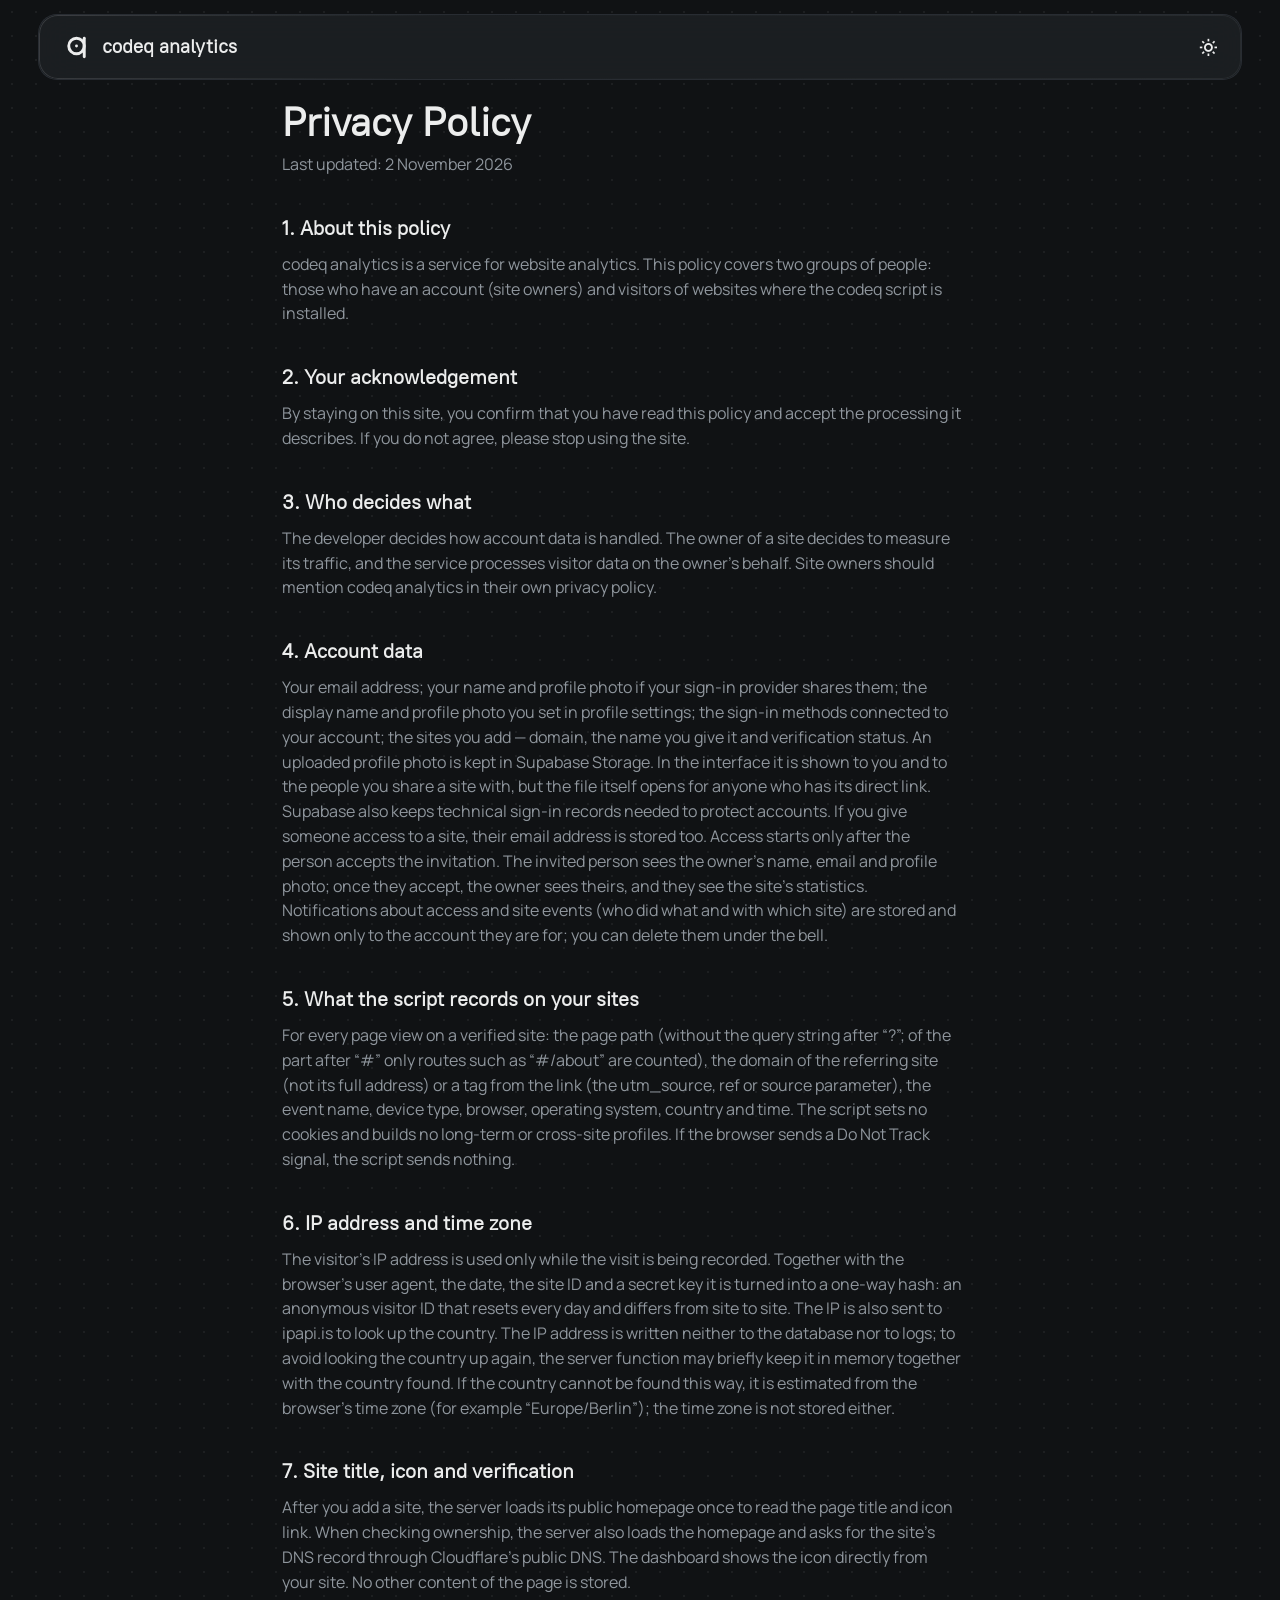
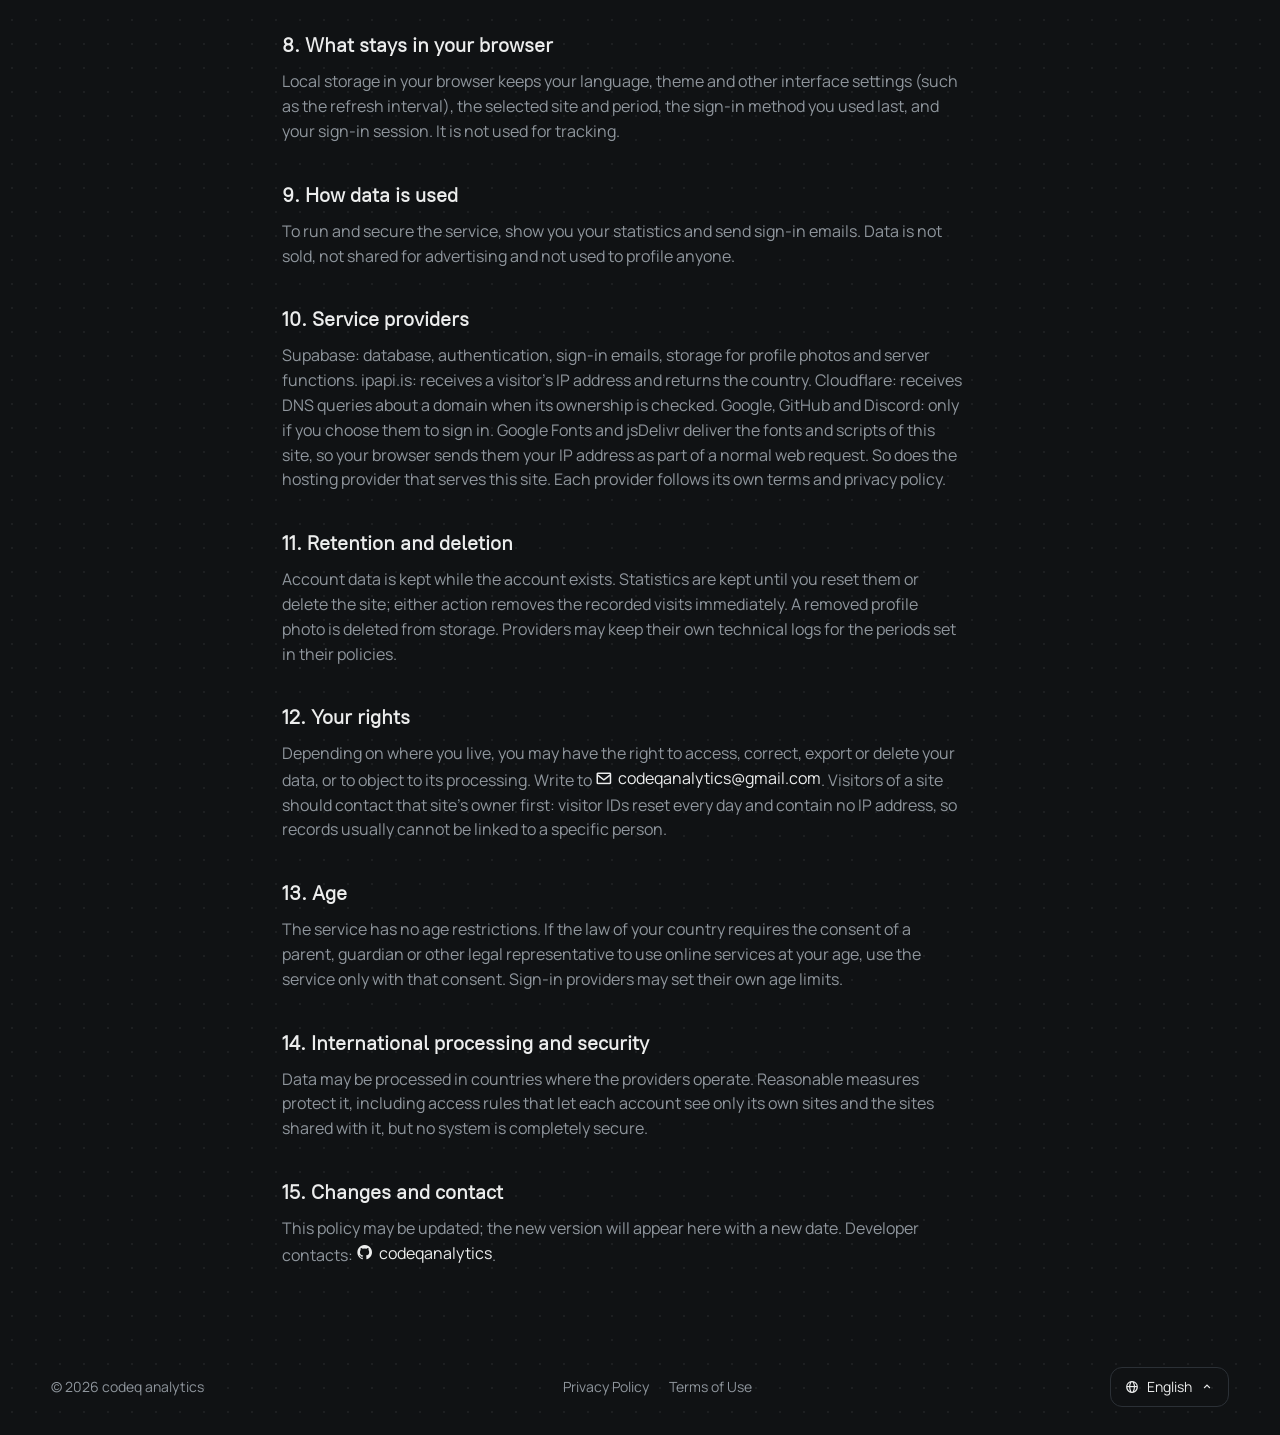
<file: legal/index.html>
<!doctype html>
<html lang="en" data-theme="dark" data-root="../">
<head>
<meta charset="utf-8">
<meta name="viewport" content="width=device-width, initial-scale=1">
<meta name="color-scheme" content="dark light">
<script>
if (!/\/$|\.html?$/.test(location.pathname)) location.replace(location.pathname + '/' + location.search + location.hash);
(() => { const d = document.documentElement; try { d.dataset.theme = localStorage.getItem('theme') || 'dark'; } catch (e) {} })();
</script>
<link rel="icon" href="../favicon.ico" sizes="32x32">
<link rel="icon" href="../favicon.svg" type="image/svg+xml">
<link rel="apple-touch-icon" href="../apple-touch-icon.png">
<link rel="preconnect" href="https://fonts.googleapis.com">
<link rel="preconnect" href="https://fonts.gstatic.com" crossorigin>
<link rel="stylesheet" href="https://fonts.googleapis.com/css2?family=Manrope:wght@400;500;600;700;800&family=JetBrains+Mono:wght@400;500&display=swap">
<link rel="stylesheet" href="../css/boxicons.min.css">
<link rel="stylesheet" href="../css/theme.css">
<link rel="stylesheet" href="../css/components.css">
<title>codeq analytics</title>
</head>
<body>
<header id="top"></header>
<main class="wrap doc" id="doc"></main>
<footer id="bottom"></footer>
<script src="../js/strings.js"></script>
<script src="../js/i18n.js"></script>
<script src="../js/legal.js"></script>
<script src="../js/ui.js"></script>
</body>
</html>
</file>
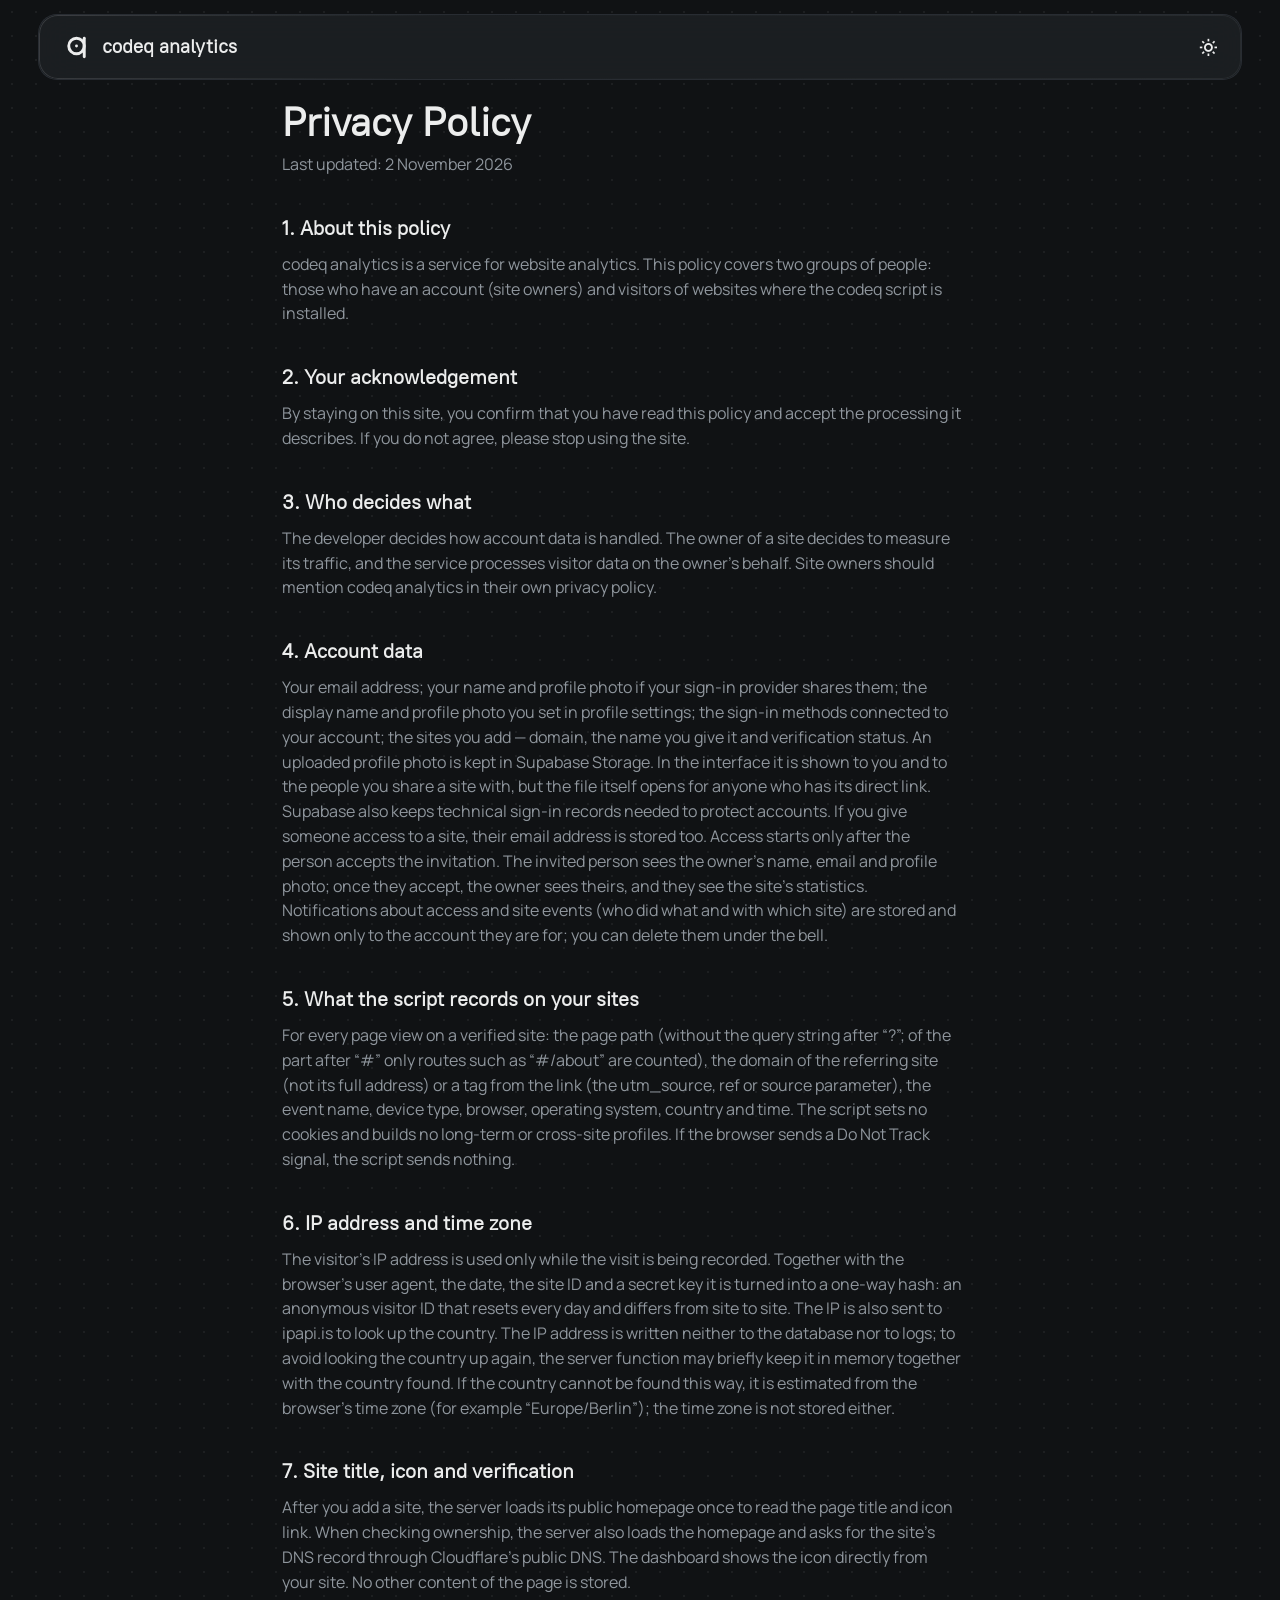
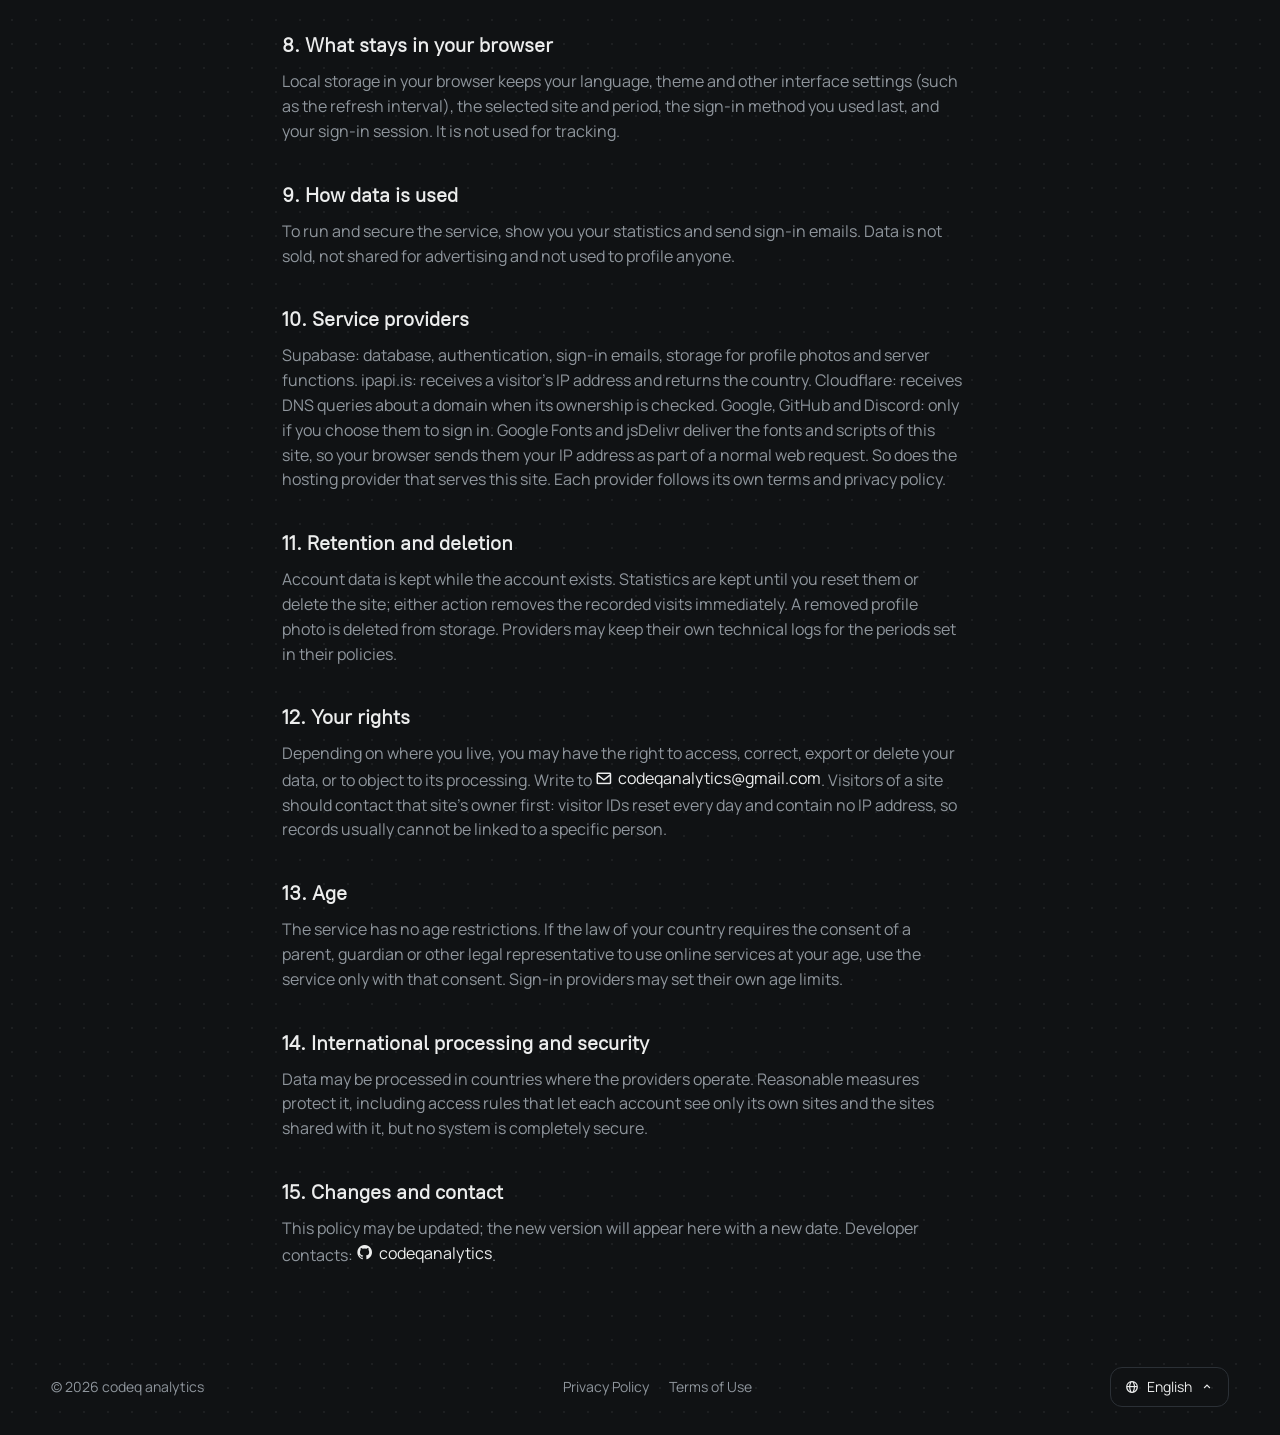
<file: legal.html>
<!doctype html>
<meta charset="utf-8">
<title>codeq analytics</title>
<meta http-equiv="refresh" content="0; url=legal/">
<script>location.replace('legal/' + location.search + location.hash);</script>
<script defer src="https://codeqanalytics.onrender.com/tracker/a.js"
data-site="b8cf13ef-59ea-409a-8970-562f70fc44dc"
data-api="https://zlxugwlfmzlrvsqovnyd.supabase.co/functions/v1/collect"></script>
<a href="legal/">codeq analytics</a>
</file>
<file: css/theme.css>
@font-face {font-family: 'PT Root UI';src: url(pt-root-ui_vf.woff);font-weight: 400;font-style: normal;font-display: swap;}
@font-face {font-family: 'Manrope';src: url(Manrope-VariableFont_wght.ttf);font-weight: 400;font-style: normal;font-display: swap;}
@font-face {font-family: 'JetBrains Mono';src: url(JetBrainsMono[wght].ttf);font-weight: 400;font-style: normal;font-display: swap;}
* {-webkit-tap-highlight-color: transparent;}
:root{
  --head:'PT Root UI','Manrope','PingFang SC','Microsoft YaHei','Noto Sans CJK SC',sans-serif;
  --font:'Manrope',system-ui,-apple-system,'Segoe UI','PingFang SC','Microsoft YaHei','Noto Sans CJK SC',sans-serif;
  --mono:'JetBrains Mono',ui-monospace,monospace;
  --r:12px; --ease:cubic-bezier(.2,.7,.2,1);
}
[data-theme=dark]{--bg:#101214;--surface:#1d2024;--line:#2b3036;--text:#eceded;--muted:#8f969d;--btn-bg:#eceded;--btn-fg:#1d2024;--hover:#262a30;--bad:#ef7a68;--dot:rgba(255,255,255,.055);--shadow-pop:0 10px 28px rgba(0,0,0,.32);color-scheme:dark}
[data-theme=light]{--bg:#f6f6f4;--surface:#fff;--line:#e2e2de;--text:#1d2024;--muted:#6a7076;--btn-bg:#1d2024;--btn-fg:#f6f6f4;--hover:#efefec;--bad:#c4361f;--dot:rgba(0,0,0,.07);--shadow-pop:0 4px 14px rgba(16,18,20,.06);color-scheme:light}

:root{--accent:var(--text);--accent-fg:var(--bg)}

*{box-sizing:border-box;margin:0}
html{scrollbar-width:thin;scrollbar-color:var(--line) transparent}
body{min-height:100vh;display:flex;flex-direction:column;background:var(--bg) radial-gradient(var(--dot) 1px,transparent 1px) 0 0/24px 24px;color:var(--text);font:400 16px/1.55 var(--font);-webkit-font-smoothing:antialiased;transition:background-color .25s,color .25s}
h1,h2,.brand{font-family:var(--head)}
a{color:inherit}
.intro-a{text-decoration: none; border-bottom: 1px dotted var(--muted);}
.intro-a:hover {border-bottom: 1px solid var(--muted);}
button,input,textarea{font:inherit;color:inherit}
:focus-visible{outline:2px solid var(--accent);outline-offset:3px;}
::selection{background:var(--accent);color:var(--accent-fg)}
::-webkit-scrollbar{width:12px;height:12px}
::-webkit-scrollbar-track{background:transparent}
::-webkit-scrollbar-thumb{background:var(--line);border:3px solid var(--bg);border-radius:12px}
::-webkit-scrollbar-thumb:hover{background:var(--muted)}
.wrap{width:100%;max-width:1160px;margin-inline:auto;padding-inline:clamp(20px,6vw,72px)}
@media(prefers-reduced-motion:reduce){*{animation:none!important;transition:none!important}}
</file>
<file: css/components.css>
.bar{display:flex;align-items:center;justify-content:space-between;padding-block:28px}
.bar-r{display:flex;align-items:center;gap:12px}
.brand{display:flex;align-items:center;gap:10px;font-weight:800;font-size:19px;text-decoration:none}
.brand svg{width:30px;height:30px}
.icon-btn{width:40px;height:40px;border-radius:50%;border:1px solid var(--line);background:transparent;display:grid;place-items:center;font-size:20px;cursor:pointer;transition:background .2s}
.icon-btn:hover:where(:not(:disabled)){background:var(--hover)}
.chip{max-width:220px;padding:8px 12px;border:1px solid var(--line);border-radius:999px;font-size:13px;color:var(--muted);white-space:nowrap;overflow:hidden;text-overflow:ellipsis}

.hero{flex:1;display:grid;grid-template-columns:minmax(0,1.15fr) minmax(0,.85fr);gap:clamp(40px,8vw,112px);align-items:center;padding-block:clamp(24px,6vh,80px)}
h1{font-size:clamp(34px,5vw,60px);line-height:1.08;font-weight:800;max-width:17ch}
.h2{max-width:none;font-size:clamp(28px,3.5vw,40px);line-height:1.1;}
.lead{margin-top:20px;color:var(--muted);font-size:18px;max-width:50ch}
.code{margin-top:28px;max-width:480px;padding:14px 16px;border:1px solid var(--line);border-radius:var(--r);background:var(--surface);color:var(--muted);font:400 13px/1.6 var(--mono);overflow-x:auto;white-space:pre}
.feats{list-style:none;padding:0;margin-top:28px;display:grid;gap:12px;color:var(--muted)}
.feats li{display:flex;align-items:center;gap:12px}
.feats i{font-size:20px;color:var(--text)}

.live{max-width:460px;padding:20px 22px;border:1px solid var(--line);border-radius:var(--r);background:var(--surface);margin-top:28px}
.live-top{display:flex;align-items:center;gap:10px}
.live-top b{font-size:34px;font-weight:800;line-height:1;font-variant-numeric:tabular-nums}
.live-top span:last-child{color:var(--muted)}
.dot{width:9px;height:9px;border-radius:50%;background:var(--accent);animation:pulse 1.8s infinite}
@keyframes pulse{from{box-shadow:0 0 0 0 color-mix(in srgb,var(--accent) 45%,transparent)}to{box-shadow:0 0 0 12px transparent}}
.bars{display:flex;align-items:flex-end;gap:4px;height:56px;margin-top:16px}
.bars i{flex:1;min-height:4px;border-radius:3px;background:var(--line);transition:height .6s var(--ease)}
.bars i:last-child{background:var(--text)}
.pages{list-style:none;padding:0;margin-top:18px;display:grid;gap:8px;font-size:14px}
.pages li{display:flex;justify-content:space-between;gap:12px;color:var(--muted)}
.pages span{font-size:13px}
.pages b{color:var(--text);font-weight:600;font-variant-numeric:tabular-nums}

.card{padding:clamp(24px,4vw,36px);border:1px solid var(--line);border-radius:20px;background:var(--surface)}
.card h2{margin-bottom:22px;font-size:22px;font-weight:700;}
.providers{display:grid;grid-template-columns:1fr 1fr;gap:10px}
.providers .btn:first-child{grid-column:1/-1}

.btn{display:inline-flex;align-items:center;justify-content:center;gap:10px;height:46px;padding-inline:18px;border:1px solid var(--line);border-radius:var(--r);background:transparent;font-weight:500;cursor:pointer;transition:background .2s,opacity .2s}
.btn:hover:where(:not(:disabled)){background:var(--hover)}
.btn:active:where(:not(:disabled)){background:var(--line)}
.btn i{font-size:20px}
.btn.sm{height:40px;padding-inline:14px;font-size:14px}
.btn:disabled{opacity:.5;cursor:default}
.btn.solid{position:relative;isolation:isolate;width:100%;border-color:transparent;background:transparent;color:var(--btn-fg);font-weight:700}
.btn.solid::before{content:"";position:absolute;inset:0;z-index:-1;border-radius:inherit;background:var(--btn-bg);transition:transform .16s var(--ease),opacity .2s}
.btn.solid:hover:where(:not(:disabled)){background:transparent}
.btn.solid:active:where(:not(:disabled))::before{transform:scale(.96)}

.or{display:flex;align-items:center;gap:14px;margin:22px 0;color:var(--muted);font-size:14px}
.or::before,.or::after{content:"";flex:1;height:1px;background:var(--line)}
.field{display:grid;gap:8px;margin-bottom:14px;font-size:14px;color:var(--muted)}
.field input{height:46px;padding-inline:14px;border:1px solid var(--line);border-radius:var(--r);background:var(--bg);color:var(--text);outline:none;transition:border-color .2s}
.field input:focus{border-color:var(--text)}
.field input::placeholder{color:var(--muted);opacity:.6}
.note{min-height:22px;margin-top:12px;font-size:14px;color:var(--muted)}
.note[data-state=bad]{color:var(--bad)}
.terms{margin-top:18px;font-size:13px;color:var(--muted)}

.dash{flex:1;padding-block:clamp(16px,4vh,40px) 64px}
.kpis{display:grid;grid-template-columns:repeat(3,1fr);gap:16px;margin-top:36px}
.kpi{display:grid;gap:6px;padding:22px}
.kpi span{color:var(--muted);font-size:14px}
.kpi b{font-size:34px;font-weight:800;line-height:1.1;font-variant-numeric:tabular-nums}
.kpi em{display:flex;align-items:center;gap:4px;font-style:normal;font-size:13px;color:var(--muted)}
.chart{margin-top:16px}
.bars.big{height:220px;gap:8px}
.bars.big i{border-radius:6px 6px 3px 3px}

.wrap.doc{flex:1;max-width:860px;padding-block:24px 72px}
.doc h2{margin:36px 0 8px;font-size:20px;font-weight:700}
.doc p{max-width:68ch;color:var(--muted)}
.doc .upd{margin-top:8px}

.foot{display:flex;align-items:center;justify-content:space-between;gap:16px;padding-block:28px;color:var(--muted);font-size:14px}
.links{display:flex;gap:20px}
.links a{text-decoration:none;transition:color .2s}
.links a:hover{color:var(--text)}
.select{position:relative}
.select-btn{display:flex;align-items:center;gap:8px;height:40px;padding-inline:14px;border:1px solid var(--line);border-radius:var(--r);background:transparent;color:var(--text);cursor:pointer;transition:background .2s}
.select-btn:hover:where(:not(:disabled)){background:var(--hover)}
.select-btn .bx-chevron-up{transition:transform .2s}
.select-btn[aria-expanded=true] .bx-chevron-up{transform:rotate(180deg)}
.select-list{position:absolute;right:0;bottom:calc(100% + 8px);z-index:5;min-width:190px;padding:6px;list-style:none;border:1px solid var(--line);border-radius:14px;background:var(--surface);box-shadow:var(--shadow-pop);animation:pop .15s var(--ease)}
.select-list[hidden]{display:none}
@keyframes pop{from{opacity:0;transform:translateY(6px)}}
.select-list li{display:flex;align-items:center;justify-content:space-between;gap:16px;padding:10px 12px;border-radius:9px;color:var(--text);cursor:pointer;outline:none}
.select-list li:hover,.select-list li:focus{background:var(--hover)}

@media(max-width:860px){.hero{grid-template-columns:1fr}h1{max-width:none}}
@media(max-width:700px){.kpis{grid-template-columns:1fr}.chip{display:none}.foot{flex-wrap:wrap}}
@media(max-width:420px){.providers{grid-template-columns:1fr}}

.tabs{display:flex;flex-wrap:wrap;gap:8px}
.pill{display:inline-flex;align-items:center;gap:6px;height:38px;padding-inline:16px;border:1px solid var(--line);border-radius:999px;background:transparent;font-weight:500;cursor:pointer;transition:background .2s,border-color .2s}
.pill:hover:where(:not(:disabled)){background:var(--hover)}
.pill[aria-pressed=true]{background:var(--btn-bg);border-color:transparent;color:var(--btn-fg)}
.pill.add{border-style:dashed;color:var(--muted)}
.row{display:flex;justify-content:flex-end;margin-top:20px}
.seg{display:inline-flex;gap:2px;padding:4px;border:1px solid var(--line);border-radius:999px}
.seg button{height:32px;padding-inline:14px;border:0;border-radius:999px;background:transparent;color:var(--muted);font-size:14px;cursor:pointer;transition:background .2s,color .2s}
.seg button[aria-pressed=true]{background:var(--hover);color:var(--text)}
.snip{display:grid;gap:12px;justify-items:start;margin-top:16px}
.snip p{color:var(--muted);font-size:14px}
.snip .code{width:100%;max-width:100%;margin:0}
.kpi .live-top{gap:8px;font-size:14px}
.cols{display:grid;grid-template-columns:repeat(3,1fr);gap:16px;margin-top:16px}
.cols h2{margin-bottom:14px;font-size:16px}
.cols .pages{margin:0}
.btn.solid.cta{width:auto;margin-top:28px;padding-inline:28px}
.modal{position:fixed;inset:0;z-index:20;display:grid;place-items:center;padding:20px;background:rgba(0,0,0,.55);animation:fade .15s}
.modal[hidden]{display:none}
@keyframes fade{from{opacity:0}}
.sheet{width:100%;max-width:440px}
@media(max-width:860px){.cols{grid-template-columns:1fr}}
.operator-link {display: inline-flex;align-items: center;gap: 5px;color: var(--text);text-decoration: none;}
.operator-link .bx {font-size: 1.1em;}
body{-webkit-user-select:none;user-select:none}
h1,h2,p,pre,code,input,.rank li,.kpi b{-webkit-user-select:text;user-select:text}
img,svg{-webkit-user-drag:none}
[data-theme=dark]{--good:#5ac48a}
[data-theme=light]{--good:#1f8a54}
body[data-page=app]{background:var(--bg)}
[data-page=app] .wrap{max-width:1480px;padding-inline:clamp(16px,3vw,40px)}
@keyframes rise{from{opacity:0;transform:translateY(14px)}}
@keyframes spin{to{transform:rotate(360deg)}}
@keyframes grow{from{transform:scaleY(0)}}
@keyframes fill{from{width:0}}
@keyframes breathe{50%{opacity:.6}}
.rise{animation:rise .6s var(--ease) backwards;animation-delay:calc(var(--i,0) * 70ms)}
.btn.loading::after{content:"";width:16px;height:16px;border:2px solid currentColor;border-right-color:transparent;border-radius:50%;animation:spin .7s linear infinite}
.btn.loading:disabled{opacity:1}
#toasts{position:fixed;right:20px;bottom:20px;z-index:50;display:grid;gap:10px}
.toast{display:flex;align-items:center;gap:10px;max-width:380px;padding:12px 16px;border:1px solid var(--line);border-radius:var(--r);background:var(--surface);box-shadow:var(--shadow-pop);font-size:14px;animation:rise .3s var(--ease)}
.toast i{font-size:20px;color:var(--good)}
.toast.bad i{color:var(--bad)}
.toast.out{opacity:0;transform:translateY(8px);transition:.25s}

.landing{
  display:grid;
  flex:1;
  align-content:start;
  gap:clamp(48px,6vw,88px);
  width:100%;
  max-width:none;
  padding:clamp(20px,3vw,48px) clamp(20px,4vw,64px) clamp(48px,6vw,80px);
}

#top .wrap,
#bottom .wrap{
  width:100%;
  max-width:none;
  padding-inline:clamp(20px,4vw,64px);
}

#top{
  position:sticky;
  top:12px;
  z-index:100;
  padding-inline:clamp(12px,3vw,40px);
  pointer-events:none;
}

#top .wrap{
  padding-inline:0;
}

#top .bar{
  position:relative;
  display:flex;
  align-items:center;
  justify-content:space-between;
  gap:20px;
  width:100%;
  max-width:1480px;
  margin-inline:auto;
  padding:12px 16px;
  border:1px solid color-mix(in srgb,var(--line) 75%,transparent);
  border-radius:18px;
  background:color-mix(in srgb,var(--surface) 76%,transparent);
  -webkit-backdrop-filter:blur(24px) saturate(160%);
  backdrop-filter:blur(24px) saturate(160%);
  pointer-events:auto;
}

#top .brand,
#top .bar-r{
  flex-shrink:0;
}

#top .brand svg{
  width:30px;
  height:30px;
}

#top .bar-r{
  gap:10px;
}

#top .icon-btn{
  background:color-mix(in srgb,var(--surface) 65%,transparent);
}

#top .icon-btn:hover:where(:not(:disabled)){
  background:var(--hover);
}

@media(max-width:600px){
  #top{
    top:8px;
    padding-inline:12px;
  }

  #top .bar{
    gap:10px;
    padding:10px 12px;
    border-radius:15px;
  }

  #top .brand{
    gap:8px;
    font-size:17px;
  }

  #top .brand svg{
    width:26px;
    height:26px;
  }

  #top .bar-r{
    gap:6px;
  }
}

#bottom .foot{
  padding-block:28px;
}
.hero2{
  display:grid;
  grid-template-columns:minmax(0,1fr) minmax(360px,480px);
  gap:clamp(32px,5vw,80px);
  align-items:center;
  width:100%;
  max-width:1600px;
  margin-inline:auto;
}
.hero2>div:first-child{min-width:0}
.hero2 h1{
  max-width:17ch;
  font-size:clamp(38px,4.2vw,64px);
}
.hero2 .lead{max-width:54ch}
.auth{
  width:100%;
  padding:clamp(24px,3vw,44px);
}
.auth h2{margin-bottom:6px;font-size:clamp(23px,2vw,28px)}
.auth .sub{margin-bottom:28px;color:var(--muted)}
.auth .btn,.auth .field input{height:52px;font-size:15px}
.auth .providers{gap:10px}
.frame{
  width:100%;
  max-width:1600px;
  margin-inline:auto;
  overflow:hidden;
  border:1px solid var(--line);
  border-radius:20px;
  background:var(--surface);
}
.frame-bar{
  display:flex;
  align-items:center;
  gap:8px;
  padding:14px 18px;
  border-bottom:1px solid var(--line);
  color:var(--muted);
  font-size:13px;
}
.frame-bar i{width:11px;height:11px;border-radius:50%;background:var(--line)}
.frame-bar span{margin-left:10px}
.frame-body{display:grid;gap:16px;padding:clamp(16px,2.5vw,32px)}
.mini{display:grid;grid-template-columns:repeat(4,minmax(0,1fr));gap:12px}
.mini>div,.frame-grid>div{
  min-width:0;
  padding:clamp(12px,1.5vw,20px);
  border:1px solid var(--line);
  border-radius:var(--r);
  background:var(--bg);
}
.mini>div{display:grid;gap:4px}
.mini span{font-size:13px;color:var(--muted)}
.mini b{font-size:clamp(20px,2vw,28px);font-weight:800;font-variant-numeric:tabular-nums}
.frame-grid{display:grid;grid-template-columns:minmax(0,2fr) minmax(0,1fr);gap:12px}
.frame .bars{height:150px;margin:0}
.steps{
  display:grid;
  grid-template-columns:repeat(3,minmax(0,1fr));
  gap:16px;
  width:100%;
  max-width:1600px;
  margin-inline:auto;
}
.step{
  display:grid;
  align-content:start;
  gap:16px;
  min-width:0;
  padding:clamp(20px,2.2vw,32px);
  border:1px solid var(--line);
  border-radius:20px;
  background:var(--surface);
}
.step::before{
  counter-increment:s;
  content:counter(s);
  display:grid;
  place-items:center;
  width:36px;
  height:36px;
  border:1px solid var(--line);
  border-radius:50%;
  font-weight:700;
}
.step h3{font:700 20px/1.2 var(--head)}
.step .code{width:100%;max-width:100%;margin:0}
.step .bars{height:70px;margin:0}
.fake{
  padding:14px 16px;
  border:1px solid var(--line);
  border-radius:var(--r);
  background:var(--bg);
  color:var(--muted);
}

@media(min-width:1600px){
  .landing{padding-inline:clamp(64px,5vw,100px)}
  .hero2 h1{font-size:clamp(60px,4vw,76px)}
}
@media(max-width:980px){
  .hero2{grid-template-columns:minmax(0,1fr) minmax(320px,420px);gap:28px}
  .hero2 h1{font-size:clamp(34px,4vw,48px)}
  .steps{grid-template-columns:1fr}
}
@media(max-width:760px){
  .landing{padding:12px 18px 48px;gap:44px}
  .hero2{grid-template-columns:minmax(0,1fr);gap:28px;padding-top:14px}
  .hero2>div:first-child{display:grid;justify-items:center;text-align:center}
  .hero2 h1{max-width:16ch;margin-inline:auto;font-size:clamp(34px,9.4vw,46px);line-height:1.06;letter-spacing:-.02em;text-wrap:balance}
  .hero2 .lead{max-width:34ch;margin:16px auto 0;font-size:16px;line-height:1.55;text-wrap:balance}
  .hero2 .feats{width:100%;max-width:480px;margin:28px auto 0;gap:0;text-align:left;border:1px solid var(--line);border-radius:18px;background:var(--surface);overflow:hidden}
  .hero2 .feats li{gap:14px;padding:13px 16px;font-size:14px;line-height:1.45}
  .hero2 .feats li+li{border-top:1px solid var(--line)}
  .hero2 .feats i{flex:none;display:grid;place-items:center;width:36px;height:36px;border-radius:11px;background:var(--hover);font-size:19px}
  .auth{padding:24px}
  .frame-grid{grid-template-columns:1fr}
  .mini{grid-template-columns:repeat(2,minmax(0,1fr))}
}
@media(max-width:420px){
  .landing{padding-inline:12px}
  .auth{padding:20px}
  .auth .providers{grid-template-columns:1fr 1fr}
  .frame-body{padding:12px}
}

.app{flex:1;display:grid;grid-template-columns:260px minmax(0,1fr);gap:24px;align-items:start;width:100%;max-width:1480px;margin-inline:auto;padding:0 clamp(16px,3vw,40px) 40px}
.side{position:sticky;top:16px;display:grid;gap:12px}
.side-h{padding-inline:8px;font-size:13px;color:var(--muted)}
.side-list{display:grid;gap:4px}
.site{display:flex;align-items:center;gap:12px;width:100%;padding:10px 12px;border:1px solid transparent;border-radius:var(--r);background:transparent;text-align:left;cursor:pointer;transition:background .2s,border-color .2s}
.site:hover:where(:not(:disabled)){background:var(--hover)}
.site[aria-current=true]{background:var(--surface);border-color:var(--line)}
.site span:nth-child(2){min-width:0;overflow:hidden;text-overflow:ellipsis;white-space:nowrap}
.ava{display:grid;place-items:center;flex:none;width:32px;height:32px;border-radius:9px;background:var(--btn-bg);color:var(--btn-fg);font-size:14px;font-weight:800;text-transform:lowercase}
.ava img{
  width:20px;
  height:20px;
  object-fit:contain;
  border-radius:4px;
}

.ava .bx-globe{
  font-size:20px;
  line-height:1;
}
.main,.view,.welcome{display:grid;gap:16px;min-width:0}
.head{display:flex;align-items:center;justify-content:space-between;flex-wrap:wrap;gap:16px}
.head-l,.head-r{display:flex;align-items:center;gap:12px}
.head h1{max-width:none;font-size:clamp(24px,3vw,34px)}
.k5{display:grid;grid-template-columns:repeat(5,minmax(0,1fr));gap:16px}
.g2{display:grid;grid-template-columns:minmax(0,2fr) minmax(0,1fr);gap:16px}
.g3{display:grid;grid-template-columns:repeat(3,minmax(0,1fr));gap:16px}
.card.tight{padding:22px}
.card h2.ct{margin-bottom:16px;font-size:15px;font-weight:700}
.kpi em.up{color:var(--good)}
.kpi em.down{color:var(--bad)}
.view.loading .card{animation:breathe 1.1s ease-in-out infinite}
.legend{display:flex;gap:18px;margin-bottom:16px;font-size:13px;color:var(--muted)}
.legend>span{display:flex;align-items:center;gap:6px}
.legend i{width:10px;height:10px;border-radius:3px}
.plot{display:flex;align-items:flex-end;gap:6px;height:260px}
.col{position:relative;flex:1;height:100%}
.col i{position:absolute;inset:auto 0 0;border-radius:6px 6px 3px 3px;transform-origin:bottom;animation:grow .7s var(--ease) both;animation-delay:calc(var(--i) * 25ms)}
.col .pv{background:var(--line)}
.col .vi{background:var(--text)}
.col::after{content:attr(data-tip);position:absolute;bottom:calc(100% + 6px);left:50%;z-index:3;transform:translateX(-50%);padding:6px 10px;border:1px solid var(--line);border-radius:8px;background:var(--bg);font-size:12px;white-space:pre;text-align:center;opacity:0;pointer-events:none;transition:opacity .15s}
.col:hover::after{opacity:1}
.axis{display:flex;justify-content:space-between;margin-top:10px;font-size:12px;color:var(--muted)}
.rank{list-style:none;display:grid;gap:6px;padding:0;margin:0;font-size:14px}
.rank li{position:relative;isolation:isolate;display:flex;justify-content:space-between;gap:12px;padding:8px 10px;border-radius:8px;overflow:hidden}
.rank li::before{content:"";position:absolute;inset:0;z-index:-1;width:var(--p);border-radius:inherit;background:var(--hover);animation:fill .8s var(--ease)}
.rank span{min-width:0;overflow:hidden;text-overflow:ellipsis;white-space:nowrap}
.rank.mono span{font-family:var(--mono);font-size:13px}
.rank b{font-weight:600;font-variant-numeric:tabular-nums}
.rank .none{color:var(--muted)}
.snipbox{display:grid;align-content:start;gap:12px;justify-items:start}
.snipbox .code{width:100%;max-width:100%;margin:0}
.snipbox h2.ct{margin:0;font-weight:500;color:var(--muted)}
.welcome .card{padding:clamp(28px,5vw,56px)}
.welcome h1{max-width:none}

.scrim{position:fixed;inset:0;z-index:30;background:rgba(0,0,0,.5);animation:fade .2s}
.drawer{position:fixed;top:0;right:0;bottom:0;z-index:31;display:flex;flex-direction:column;gap:20px;width:min(440px,100%);padding:28px;overflow:auto;border-left:1px solid var(--line);background:var(--surface);transform:translateX(100%);transition:transform .3s var(--ease)}
.drawer.open{transform:none}
.scrim[hidden],.drawer[hidden]{display:none}
.drawer-head{display:flex;align-items:center;justify-content:space-between;gap:12px}
.drawer-head h2{margin:0;font-size:22px;overflow:hidden;text-overflow:ellipsis}
.drawer [data-mode]{display:grid;gap:16px}
.drawer [data-mode][hidden]{display:none}
.drawer .code{margin:0;max-width:100%}
.btn.danger{border-color:color-mix(in srgb,var(--bad) 50%,transparent);color:var(--bad)}
.btn.danger[data-armed]{border-color:transparent;background:var(--bad);color:var(--bg)}

@media(max-width:1180px){.k5{grid-template-columns:repeat(3,minmax(0,1fr))}}
@media(max-width:980px){
  .hero2,.g2,.g3,.steps,.frame-grid{grid-template-columns:1fr}
  .app{grid-template-columns:1fr}
  .side{position:static}
  .side-list{display:flex;overflow-x:auto}
  .site{width:auto;flex:none}
  .k5,.mini{grid-template-columns:repeat(2,minmax(0,1fr))}
}
[hidden]{display:none!important}
.reveal{opacity:0;transform:translateY(28px);transition:opacity .8s var(--ease),transform .8s var(--ease);transition-delay:calc(var(--d,0) * 90ms)}
.reveal.in{opacity:1;transform:none}
.block{display:grid;gap:28px}
h2.sec{font-size:clamp(28px,4vw,44px);line-height:1.1;font-weight:800;}
.feat-grid{display:grid;grid-template-columns:repeat(3,1fr);gap:16px}
.fcard{display:grid;align-content:start;gap:10px;padding:28px;border:1px solid var(--line);border-radius:20px;background:var(--surface);transition:transform .3s var(--ease),border-color .3s}
.fcard>i{display:grid;place-items:center;width:44px;height:44px;margin-bottom:6px;border:1px solid var(--line);border-radius:12px;font-size:22px}
.fcard h3{font:700 19px/1.2 var(--head)}
.fcard p,.step p{color:var(--muted);font-size:15px}
.steps.s4{grid-template-columns:repeat(4,1fr)}
.fake.ok{display:flex;align-items:center;gap:8px;color:var(--good)}
.strip{display:grid;grid-template-columns:auto 1fr;gap:28px;align-items:center;padding:clamp(28px,5vw,56px);border:1px solid var(--line);border-radius:24px;background:var(--surface)}
.strip>i{font-size:56px;animation:float 4s ease-in-out infinite}
@keyframes float{50%{transform:translateY(-8px)}}
.strip h2{margin-bottom:8px;font-size:clamp(22px,3vw,32px)}
.strip p{color:var(--muted)}
.faq{display:grid;gap:10px}
.qa{overflow:hidden;border:1px solid var(--line);border-radius:var(--r);background:var(--surface)}
.q{display:flex;align-items:center;justify-content:space-between;gap:16px;width:100%;padding:20px 24px;border:0;background:transparent;font-size:17px;font-weight:700;text-align:left;cursor:pointer}
.q i{flex:none;font-size:22px;transition:transform .3s var(--ease)}
.qa[data-open] .q i{transform:rotate(45deg)}
.a{display:grid;grid-template-rows:0fr;transition:grid-template-rows .35s var(--ease)}
.qa[data-open] .a{grid-template-rows:1fr}
.a p{overflow:hidden;padding-inline:24px;color:var(--muted)}
.qa[data-open] .a p{padding-bottom:20px}
.cta-band{display:grid;justify-items:center;gap:24px;padding:clamp(40px,7vw,80px) 24px;border:1px solid var(--line);border-radius:24px;background:var(--surface);text-align:center}
.cta-band .btn.solid{width:auto;padding-inline:40px}
.feed{list-style:none;display:grid;gap:8px;padding:0;margin:0;font-size:14px}
.feed li{display:flex;justify-content:space-between;gap:12px;padding:8px 10px;border-radius:8px;background:var(--hover)}
.feed span{font-size:13px}
.feed em{font-style:normal;color:var(--muted)}

.site-row{display:flex;align-items:center;gap:4px}
.site-row .site{flex:1;min-width:0}
.site .bx{flex:none;margin-left:auto;font-size:18px}
.site .bx-badge-check{color:var(--good)}
.site .bx-time-five{color:var(--muted)}
.icon-sm{display:grid;place-items:center;flex:none;width:32px;height:32px;border:0;border-radius:8px;background:transparent;color:var(--muted);font-size:18px;cursor:pointer;opacity:0;transition:opacity .2s,background .2s,color .2s}
.site-row:hover .icon-sm,.icon-sm:focus-visible,.icon-sm.on{opacity:1}
.icon-sm:hover:where(:not(:disabled)){background:var(--hover);color:var(--text)}
.site-row .icon-sm:hover:where(:not(:disabled)){color:var(--bad)}
@media(hover:none){.icon-sm{opacity:1}}
.stats{display:grid;gap:16px}
.stats.loading .card{animation:breathe 1.1s ease-in-out infinite}
.verify{display:grid;gap:18px;padding:clamp(22px,3vw,32px)}
.verify .vsub{max-width:70ch;color:var(--muted)}
.vgrid{display:grid;grid-template-columns:1fr 1fr;gap:16px}
.vbox{display:grid;align-content:start;gap:12px;padding:20px;border:1px solid var(--line);border-radius:var(--r);background:var(--bg)}
.vbox h3{font:700 16px/1.3 var(--head)}
.vbox .code{max-width:100%;margin:0}
.kv{display:flex;align-items:center;gap:10px;padding:8px 8px 8px 12px;border:1px solid var(--line);border-radius:8px}
.kv span{flex:none;font-size:13px;color:var(--muted)}
.kv code{flex:1;min-width:0;overflow:hidden;font:400 13px var(--mono);text-overflow:ellipsis;white-space:nowrap}
.verify .btn.solid{width:auto;justify-self:start;padding-inline:36px}
.badge{display:inline-flex;align-items:center;gap:8px;width:fit-content;padding:6px 12px;border:1px solid var(--line);border-radius:999px;font-size:13px;color:var(--muted)}
.card.tight{transition:transform .3s var(--ease),border-color .3s}

@media(max-width:980px){.feat-grid,.steps.s4,.vgrid{grid-template-columns:1fr}.strip{grid-template-columns:1fr}}

html{background:var(--bg)}
html.booting body{opacity:0;pointer-events:none}
html.booting::before{content:"";position:fixed;left:50%;top:50%;z-index:999;width:34px;height:34px;margin:-17px 0 0 -17px;border:3px solid var(--line);border-top-color:var(--text);border-radius:50%;animation:spin .8s linear infinite}
.boot{display:grid;place-items:center;min-height:50vh}
.spin{width:34px;height:34px;border:3px solid var(--line);border-top-color:var(--text);border-radius:50%;animation:spin .8s linear infinite}

#top{
  position:sticky;
  top:14px;
  z-index:100;
  padding-inline:clamp(16px,3vw,40px);
  pointer-events:none;
}

#top .wrap{
  width:100%;
  max-width:1600px;
  margin-inline:auto;
  padding-inline:0;
}

#top .bar{
  position:relative;
  display:flex;
  align-items:center;
  justify-content:space-between;
  gap:24px;
  width:100%;
  max-width:1480px;
  min-height:66px;
  margin-inline:auto;
  padding:10px 12px 10px 22px;
  border:1px solid color-mix(in srgb,var(--line) 85%,transparent);
  border-radius:19px;
  background:color-mix(in srgb,var(--surface) 88%,transparent);
  -webkit-backdrop-filter:blur(22px) saturate(145%);
  backdrop-filter:blur(22px) saturate(145%);
  box-shadow:none;
  pointer-events:auto;
  transition:background .2s,border-color .2s,box-shadow .2s;
}

#top .bar::before{
  content:"";
  position:absolute;
  inset:0;
  border-radius:inherit;
  padding:1px;
  background:linear-gradient(
    120deg,
    color-mix(in srgb,var(--text) 16%,transparent),
    transparent 35%,
    color-mix(in srgb,var(--text) 7%,transparent)
  );
  -webkit-mask:linear-gradient(#000 0 0) content-box,linear-gradient(#000 0 0);
  -webkit-mask-composite:xor;
  mask:linear-gradient(#000 0 0) content-box,linear-gradient(#000 0 0);
  mask-composite:exclude;
  pointer-events:none;
}

#top .brand{
  position:relative;
  z-index:1;
  flex:none;
  gap:10px;
  font-size:19px;
  font-weight:800;
  white-space:nowrap;
}

#top .brand svg{
  width:31px;
  height:31px;
  transition:transform .25s;
}

#top .brand:hover svg{
  transform:rotate(-7deg);
}

#top .bar-r{
  position:relative;
  z-index:1;
  display:flex;
  align-items:center;
  gap:8px;
  flex:none;
}

#top .chip{
  max-width:240px;
  padding:9px 13px;
  border-color:var(--line);
  background:color-mix(in srgb,var(--bg) 65%,transparent);
  color:var(--text);
  font-size:13px;
}

#top .icon-btn{
  width:42px;
  height:42px;
  border-color:transparent;
  background:transparent;
  color:var(--text);
}

#top .icon-btn:hover:where(:not(:disabled)){
  border-color:var(--line);
  background:var(--hover);
}

#top .btn.sm{
  min-height:42px;
  border-color:var(--line);
  border-radius:12px;
  background:transparent;
}

#top .btn.sm:hover:where(:not(:disabled)){
  background:var(--hover);
}

#top .btn.solid.sm{
  border-color:transparent;
  background:transparent;
}

#top .btn.solid.sm::before{
  background:var(--btn-bg);
}

#top .btn.solid.sm:hover:where(:not(:disabled)){
  background:transparent;
}

#top .btn.solid.sm:active:where(:not(:disabled))::before{
  transform:scale(.96);
}

body.scrolled #top .bar{
  background:color-mix(in srgb,var(--surface) 94%,transparent);
  border-color:var(--line);
  box-shadow:none;
}

@media(max-width:760px){
  #top{
    top:8px;
    padding-inline:14px;
  }

  #top .bar{
    min-height:58px;
    gap:12px;
    padding:8px 10px 8px 15px;
    border-radius:16px;
  }

  #top .brand{
    gap:8px;
    font-size:17px;
  }

  #top .brand svg{
    width:27px;
    height:27px;
  }

  #top .bar-r{
    gap:4px;
  }

  #top .icon-btn{
    width:38px;
    height:38px;
  }

  #top .btn.sm{
    min-height:38px;
    padding-inline:12px;
    font-size:13px;
  }
}

@media(max-width:480px){
  #top{
    padding-inline:10px;
  }

  #top .bar{
    gap:8px;
    padding-left:12px;
  }

  #top .brand{
    gap:6px;
    font-size:15px;
  }

  #top .brand svg{
    width:24px;
    height:24px;
  }

  #top .chip{
    display:none;
  }

  #top .bar-r{
    gap:2px;
  }

  #top .icon-btn{
    width:34px;
    height:34px;
    font-size:18px;
  }

  #top .btn.sm{
    min-height:36px;
    padding-inline:9px;
    font-size:12px;
  }
}
.providers .btn{position:relative}
.tag{position:absolute;top:-9px;right:12px;padding:1px 9px;border:1px solid var(--line);border-radius:999px;background:var(--surface);font-size:11px;font-weight:500;color:var(--muted);animation:rise .4s var(--ease)}
.no-email .or,.no-email #emailForm{display:none}

.ava.has-icon{background:var(--hover);border:1px solid var(--line)}
.ava img{width:20px;height:20px;object-fit:contain;border-radius:4px}

.app[data-empty]{grid-template-columns:1fr}
.app[data-empty] .side{display:none}
.welcome .card{position:relative;overflow:hidden;display:grid;justify-items:start}
.orb{position:relative;display:grid;place-items:center;width:72px;height:72px;margin-bottom:22px;border:1px solid var(--line);border-radius:20px;font-size:32px}
.orb::before,.orb::after{content:"";position:absolute;inset:-1px;border:1px solid var(--muted);border-radius:inherit;opacity:0;animation:ring 3s ease-out infinite}
.orb::after{animation-delay:1.5s}
@keyframes ring{from{opacity:.5;transform:scale(1)}to{opacity:0;transform:scale(1.9)}}

#top{margin-bottom:10px}

.step::before{content:none}
.step-n{display:grid;place-items:center;width:36px;height:36px;border:1px solid var(--line);border-radius:50%;font:700 15px/1 var(--head);font-variant-numeric:tabular-nums}

.why{display:grid;grid-template-columns:minmax(0,.9fr) minmax(0,1.1fr);gap:clamp(24px,5vw,72px);align-items:start}
.why-h{display:grid;gap:16px}
.why-h p{color:var(--muted);font-size:17px;max-width:46ch}
.why-list{display:grid;grid-template-columns:repeat(2,minmax(0,1fr));gap:16px}
.why-list article{display:grid;align-content:start;gap:10px;padding:24px;border:1px solid var(--line);border-radius:20px;background:var(--surface)}
.why-list .bx{font-size:24px}
.why-list h3{font:700 18px/1.25 var(--head)}
.why-list p{color:var(--muted);font-size:15px}
@media(max-width:980px){.why{grid-template-columns:1fr}}
@media(max-width:600px){.why-list{grid-template-columns:1fr}}

.note{transition:color .2s}
.note.msg-in{animation:msg .28s var(--ease) both}
@keyframes msg{from{opacity:0;transform:translateY(-4px)}}

.bars i:last-child{background:var(--accent)}
.fake.ok{color:var(--good)}
.toast i{color:var(--accent)}
.toast.bad i{color:var(--bad)}

.gauth{display:grid;place-content:center;justify-items:center;gap:18px;min-height:calc(100dvh - 220px);padding:24px;text-align:center}
.gauth p{max-width:46ch;margin:0;color:var(--muted);font-size:15px;line-height:1.55}
.gauth p[data-state=bad]{color:var(--text)}
.gauth .spin[hidden],.gauth .btn[hidden]{display:none}
::view-transition-old(root),::view-transition-new(root){animation-duration:.18s;animation-timing-function:ease}
@media(max-width:700px){.select-list{left:0;right:auto}}
.select-list{max-height:calc(100dvh - 140px);overflow-y:auto;overscroll-behavior:contain}
</file>
